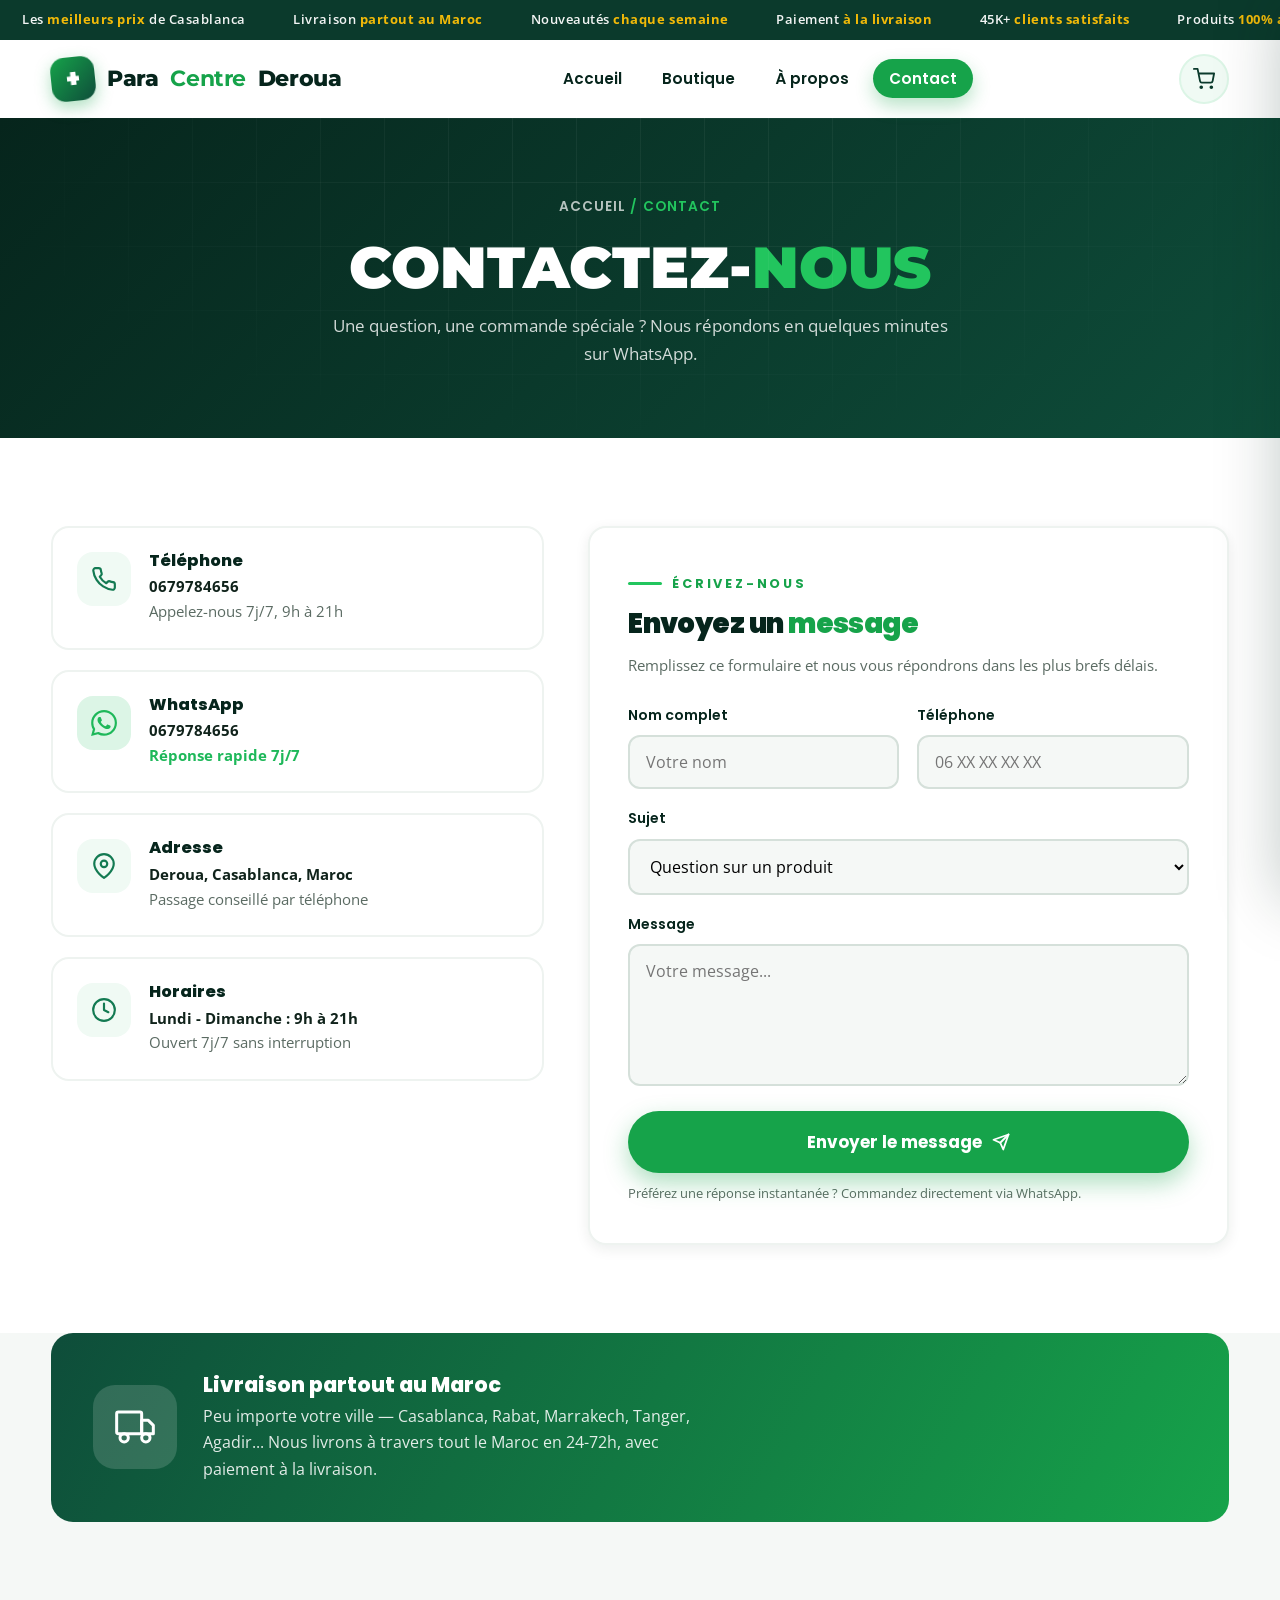
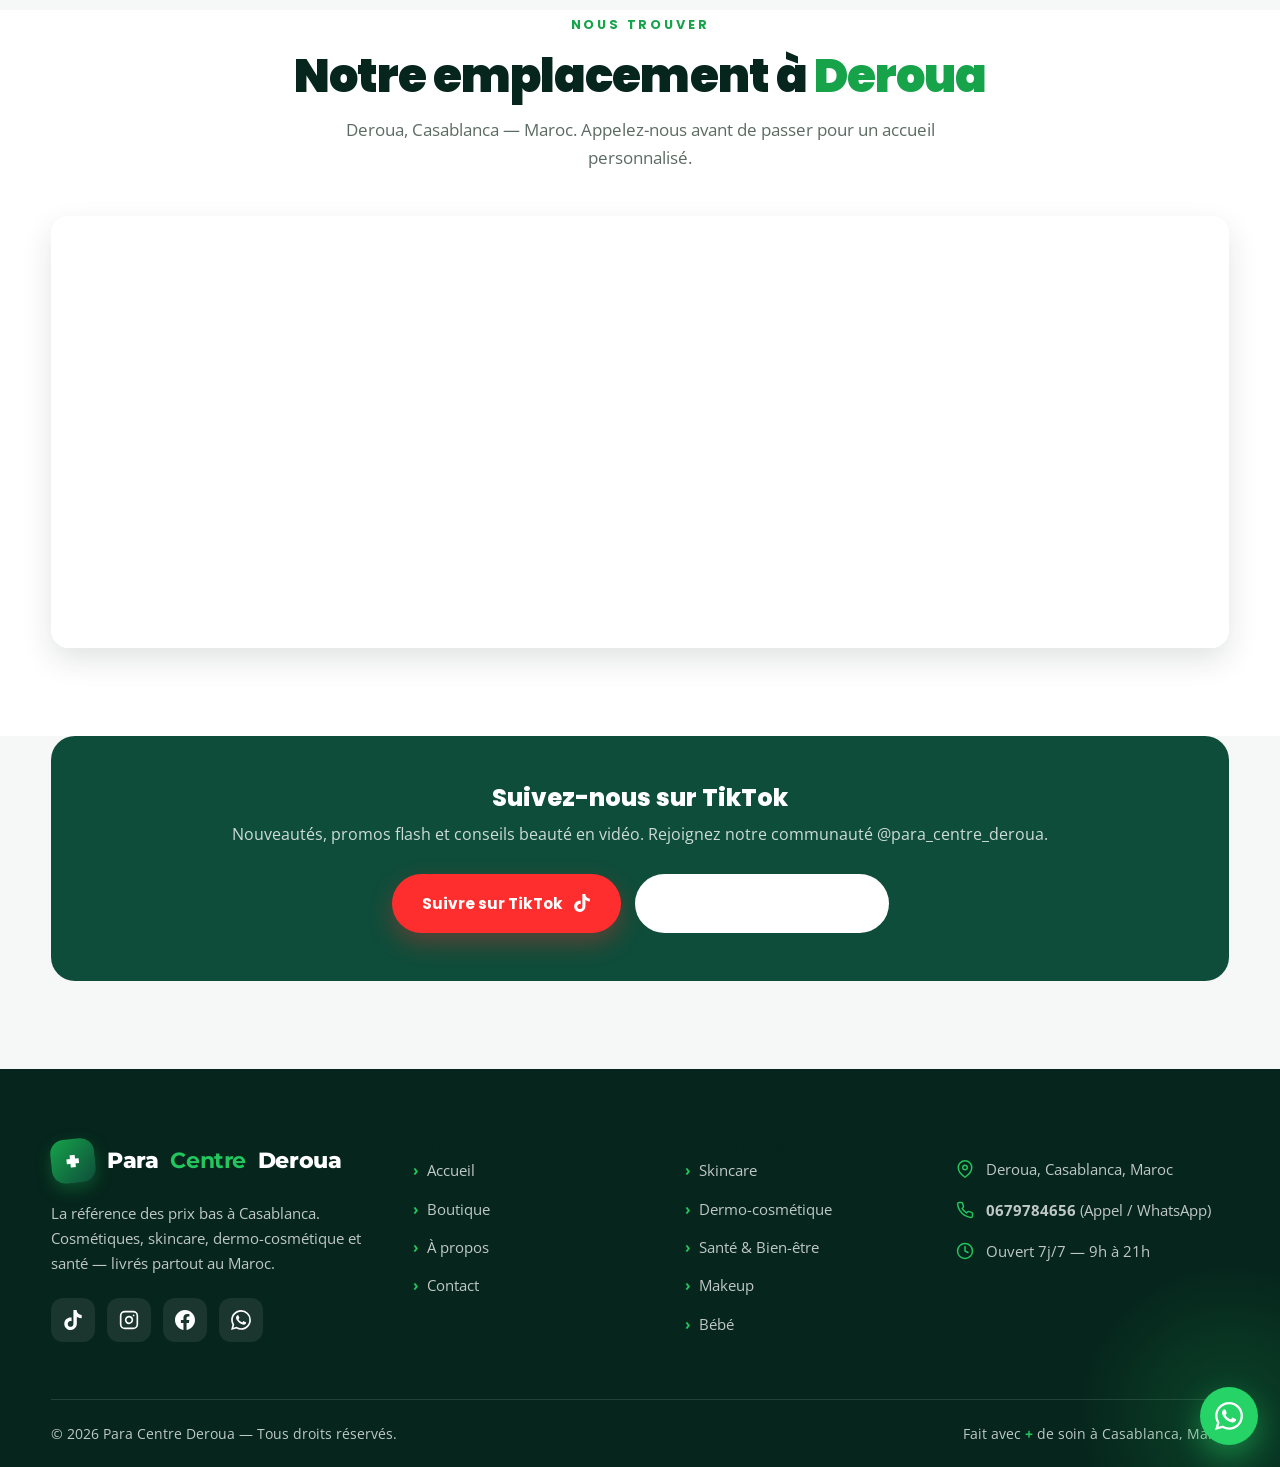
<file: contact.html>
<!DOCTYPE html>
<html lang="fr">
<head>
  <meta charset="UTF-8">
  <meta name="viewport" content="width=device-width, initial-scale=1.0">
  <title>Contact — Para Centre Deroua</title>
  <meta name="description" content="Contactez Para Centre Deroua : appel ou WhatsApp au 0679784656, Deroua, Casablanca. Livraison partout au Maroc.">
  <link rel="icon" href="data:image/svg+xml,%3Csvg xmlns='http://www.w3.org/2000/svg' viewBox='0 0 100 100'%3E%3Crect width='100' height='100' rx='22' fill='%2316a34a'/%3E%3Ctext x='50' y='70' font-size='60' font-family='Arial' font-weight='900' fill='white' text-anchor='middle'%3E%2B%3C/text%3E%3C/svg%3E">
  <link rel="preconnect" href="https://fonts.googleapis.com">
  <link rel="preconnect" href="https://fonts.gstatic.com" crossorigin>
  <link href="https://fonts.googleapis.com/css2?family=Montserrat:wght@700;800;900&family=Poppins:wght@500;600;700;800&family=Open+Sans:wght@400;500;600;700&display=swap" rel="stylesheet">
  <link rel="stylesheet" href="style.css">
</head>
<body>

  <div class="nav-overlay" id="navOverlay"></div>

  <header class="site-header" id="siteHeader">
    <div class="topbar" aria-hidden="true">
      <div class="topbar-inner">
        <span>Les <b>meilleurs prix</b> de Casablanca</span>
        <span>Livraison <b>partout au Maroc</b></span>
        <span>Nouveautés <b>chaque semaine</b></span>
        <span>Paiement <b>à la livraison</b></span>
        <span>45K+ <b>clients satisfaits</b></span>
        <span>Produits <b>100% authentiques</b></span>
        <span>Les <b>meilleurs prix</b> de Casablanca</span>
        <span>Livraison <b>partout au Maroc</b></span>
        <span>Nouveautés <b>chaque semaine</b></span>
      </div>
    </div>

    <nav class="navbar container" aria-label="Navigation principale">
      <a href="index.html" class="logo">
        <span class="logo-mark">+</span>
        Para <b>Centre</b> Deroua
      </a>

      <ul class="nav-links" id="navLinks">
        <li><a href="index.html">Accueil</a></li>
        <li><a href="shop.html">Boutique</a></li>
        <li><a href="about.html">À propos</a></li>
        <li><a href="contact.html">Contact</a></li>
      </ul>

      <div class="nav-actions">
        <button class="cart-btn" id="cartBtn" data-cart-open aria-label="Ouvrir le panier">
          <svg width="22" height="22" viewBox="0 0 24 24" fill="none" stroke="currentColor" stroke-width="2" stroke-linecap="round" stroke-linejoin="round"><circle cx="9" cy="21" r="1"/><circle cx="20" cy="21" r="1"/><path d="M1 1h4l2.68 13.39a2 2 0 0 0 2 1.61h9.72a2 2 0 0 0 2-1.61L23 6H6"/></svg>
          <span class="cart-badge" id="cartCount" style="display:none">0</span>
        </button>
        <button class="hamburger" id="hamburger" aria-label="Ouvrir le menu">
          <span></span><span></span><span></span>
        </button>
      </div>
    </nav>
  </header>

  <main>
    <!-- ================= Page hero ================= -->
    <section class="page-hero">
      <div class="container">
        <div class="breadcrumb"><a href="index.html">Accueil</a> / Contact</div>
        <h1>Contactez-<span class="accent">nous</span></h1>
        <p>Une question, une commande spéciale ? Nous répondons en quelques minutes sur WhatsApp.</p>
      </div>
    </section>

    <!-- ================= Contact section ================= -->
    <section class="section">
      <div class="container">
        <div class="contact-grid">
          <!-- Info cards -->
          <div class="contact-cards">
            <a href="tel:+212679784656" class="contact-card reveal" style="--i:0">
              <div class="c-icon">
                <svg width="26" height="26" viewBox="0 0 24 24" fill="none" stroke="currentColor" stroke-width="2" stroke-linecap="round" stroke-linejoin="round"><path d="M22 16.92v3a2 2 0 0 1-2.18 2 19.79 19.79 0 0 1-8.63-3.07 19.5 19.5 0 0 1-6-6 19.79 19.79 0 0 1-3.07-8.67A2 2 0 0 1 4.11 2h3a2 2 0 0 1 2 1.72c.127.96.361 1.903.7 2.81a2 2 0 0 1-.45 2.11L8.09 9.91a16 16 0 0 0 6 6l1.27-1.27a2 2 0 0 1 2.11-.45c.907.339 1.85.573 2.81.7A2 2 0 0 1 22 16.92z"/></svg>
              </div>
              <div>
                <h3>Téléphone</h3>
                <p><b>0679784656</b><br>Appelez-nous 7j/7, 9h à 21h</p>
              </div>
            </a>

            <a href="https://wa.me/212679784656" target="_blank" rel="noopener" class="contact-card reveal" style="--i:1">
              <div class="c-icon" style="background:var(--green-100);color:var(--wa-dark)">
                <svg width="26" height="26" viewBox="0 0 24 24" fill="currentColor"><path d="M17.472 14.382c-.297-.149-1.758-.867-2.03-.967-.273-.099-.471-.148-.67.15-.197.297-.767.966-.94 1.164-.173.199-.347.223-.644.075-.297-.15-1.255-.463-2.39-1.475-.883-.788-1.48-1.761-1.653-2.059-.173-.297-.018-.458.13-.606.134-.133.298-.347.446-.52.149-.174.198-.298.298-.497.099-.198.05-.371-.025-.52-.075-.149-.669-1.612-.916-2.207-.242-.579-.487-.5-.669-.51-.173-.008-.371-.01-.57-.01-.198 0-.52.074-.792.372-.272.297-1.04 1.016-1.04 2.479 0 1.462 1.065 2.875 1.213 3.074.149.198 2.096 3.2 5.077 4.487.709.306 1.262.489 1.694.625.712.227 1.36.195 1.871.118.571-.085 1.758-.719 2.006-1.413.248-.694.248-1.289.173-1.413-.074-.124-.272-.198-.57-.347m-5.421 7.403h-.004a9.87 9.87 0 0 1-5.031-1.378l-.361-.214-3.741.982.998-3.648-.235-.374a9.86 9.86 0 0 1-1.51-5.26c.001-5.45 4.436-9.884 9.888-9.884 2.64 0 5.122 1.03 6.988 2.898a9.825 9.825 0 0 1 2.893 6.994c-.003 5.45-4.437 9.884-9.885 9.884m8.413-18.297A11.815 11.815 0 0 0 12.05 0C5.495 0 .16 5.335.157 11.892c0 2.096.547 4.142 1.588 5.945L.057 24l6.305-1.654a11.882 11.882 0 0 0 5.683 1.448h.005c6.554 0 11.89-5.335 11.893-11.893a11.821 11.821 0 0 0-3.48-8.413Z"/></svg>
              </div>
              <div>
                <h3>WhatsApp</h3>
                <p class="c-wa"><b>0679784656</b><br>Réponse rapide 7j/7</p>
              </div>
            </a>

            <div class="contact-card reveal" style="--i:2">
              <div class="c-icon">
                <svg width="26" height="26" viewBox="0 0 24 24" fill="none" stroke="currentColor" stroke-width="2" stroke-linecap="round" stroke-linejoin="round"><path d="M21 10c0 7-9 13-9 13s-9-6-9-13a9 9 0 0 1 18 0z"/><circle cx="12" cy="10" r="3"/></svg>
              </div>
              <div>
                <h3>Adresse</h3>
                <p><b>Deroua, Casablanca, Maroc</b><br>Passage conseillé par téléphone</p>
              </div>
            </div>

            <div class="contact-card reveal" style="--i:3">
              <div class="c-icon">
                <svg width="26" height="26" viewBox="0 0 24 24" fill="none" stroke="currentColor" stroke-width="2" stroke-linecap="round" stroke-linejoin="round"><circle cx="12" cy="12" r="10"/><polyline points="12 6 12 12 16 14"/></svg>
              </div>
              <div>
                <h3>Horaires</h3>
                <p><b>Lundi - Dimanche : 9h à 21h</b><br>Ouvert 7j/7 sans interruption</p>
              </div>
            </div>
          </div>

          <!-- Form -->
          <form class="form-card reveal reveal--right" id="contactForm">
            <span class="kicker">Écrivez-nous</span>
            <h2 class="section-title" style="font-size:1.7rem">Envoyez un <span class="hl">message</span></h2>
            <p class="section-sub" style="font-size:0.95rem;margin-bottom:26px">Remplissez ce formulaire et nous vous répondrons dans les plus brefs délais.</p>

            <div class="form-row">
              <div class="form-group">
                <label for="cfName">Nom complet</label>
                <input type="text" id="cfName" placeholder="Votre nom" required>
              </div>
              <div class="form-group">
                <label for="cfPhone">Téléphone</label>
                <input type="tel" id="cfPhone" placeholder="06 XX XX XX XX" required>
              </div>
            </div>

            <div class="form-group">
              <label for="cfSubject">Sujet</label>
              <select id="cfSubject">
                <option>Question sur un produit</option>
                <option>Commande en gros / revendeur</option>
                <option>Suivi de commande / livraison</option>
                <option>Autre demande</option>
              </select>
            </div>

            <div class="form-group">
              <label for="cfMessage">Message</label>
              <textarea id="cfMessage" rows="5" placeholder="Votre message..." required></textarea>
            </div>

            <button type="submit" class="btn btn-primary btn-lg btn-block">Envoyer le message
              <svg class="arr" width="18" height="18" viewBox="0 0 24 24" fill="none" stroke="currentColor" stroke-width="2.4" stroke-linecap="round" stroke-linejoin="round"><line x1="22" y1="2" x2="11" y2="13"/><polygon points="22 2 15 22 11 13 2 9 22 2"/></svg>
            </button>
            <div class="form-success" id="formSuccess">Merci ! Votre message a bien été envoyé. Nous vous recontacterons rapidement.</div>
            <p class="form-note">Préférez une réponse instantanée ? Commandez directement via WhatsApp.</p>
          </form>
        </div>
      </div>
    </section>

    <!-- ================= Delivery banner ================= -->
    <section class="section section--cream" style="padding-top:0">
      <div class="container">
        <div class="delivery-banner reveal reveal--zoom">
          <div class="d-icon">
            <svg width="40" height="40" viewBox="0 0 24 24" fill="none" stroke="currentColor" stroke-width="1.8" stroke-linecap="round" stroke-linejoin="round"><rect x="1" y="3" width="15" height="13" rx="1"/><path d="M16 8h4l3 3v5h-7V8z"/><circle cx="5.5" cy="18.5" r="2.5"/><circle cx="18.5" cy="18.5" r="2.5"/></svg>
          </div>
          <div>
            <h3>Livraison partout au Maroc</h3>
            <p>Peu importe votre ville — Casablanca, Rabat, Marrakech, Tanger, Agadir... Nous livrons à travers tout le Maroc en 24-72h, avec paiement à la livraison.</p>
          </div>
        </div>
      </div>
    </section>

    <!-- ================= Map ================= -->
    <section class="section" style="padding-top:0">
      <div class="container">
        <div class="center">
          <span class="kicker">Nous trouver</span>
          <h2 class="section-title reveal">Notre emplacement à <span class="hl">Deroua</span></h2>
          <p class="section-sub reveal">Deroua, Casablanca — Maroc. Appelez-nous avant de passer pour un accueil personnalisé.</p>
        </div>
        <div class="map-wrap reveal reveal--zoom">
          <iframe
            src="https://www.google.com/maps?q=Deroua%2C%20Casablanca%2C%20Maroc&output=embed"
            loading="lazy"
            referrerpolicy="no-referrer-when-downgrade"
            title="Para Centre Deroua — Carte Google Maps"
            allowfullscreen></iframe>
        </div>
      </div>
    </section>

    <!-- ================= Socials ================= -->
    <section class="section section--cream" style="padding-top:0">
      <div class="container">
        <div class="newsletter reveal" style="background:var(--green-700)">
          <h2>Suivez-nous sur TikTok</h2>
          <p>Nouveautés, promos flash et conseils beauté en vidéo. Rejoignez notre communauté @para_centre_deroua.</p>
          <div style="display:flex;gap:14px;justify-content:center;flex-wrap:wrap">
            <a href="https://www.tiktok.com/@para_centre_deroua" target="_blank" rel="noopener" class="btn btn-accent">Suivre sur TikTok
              <svg width="18" height="18" viewBox="0 0 24 24" fill="currentColor"><path d="M12.525.02c1.31-.02 2.61-.01 3.91-.02.08 1.53.63 3.09 1.75 4.17 1.12 1.11 2.7 1.62 4.24 1.79v4.03c-1.44-.05-2.89-.35-4.2-.97-.57-.26-1.1-.59-1.62-.93-.01 2.92.01 5.84-.02 8.75-.08 1.4-.54 2.79-1.35 3.94-1.31 1.92-3.58 3.17-5.91 3.21-1.43.08-2.86-.31-4.08-1.03-2.02-1.19-3.44-3.37-3.65-5.71-.02-.5-.03-1-.01-1.49.18-1.9 1.12-3.72 2.58-4.96 1.66-1.44 3.98-2.13 6.15-1.72.02 1.48-.04 2.96-.04 4.44-.99-.32-2.15-.23-3.02.37-.63.41-1.11 1.04-1.36 1.75-.21.51-.15 1.07-.14 1.61.24 1.64 1.82 3.02 3.5 2.87 1.12-.01 2.19-.66 2.77-1.61.19-.33.4-.67.41-1.06.1-1.79.06-3.57.07-5.36.01-4.03-.01-8.05.02-12.07z"/></svg>
            </a>
            <a href="https://wa.me/212679784656" target="_blank" rel="noopener" class="btn btn-ghost" style="border-color:#fff;color:#fff">Discuter sur WhatsApp</a>
          </div>
        </div>
      </div>
    </section>
  </main>

  <footer class="site-footer">
    <div class="container">
      <div class="footer-grid">
        <div class="footer-brand">
          <a href="index.html" class="logo" style="color:#fff">
            <span class="logo-mark">+</span>
            Para <b style="color:var(--green-400)">Centre</b> Deroua
          </a>
          <p>La référence des prix bas à Casablanca. Cosmétiques, skincare, dermo-cosmétique et santé — livrés partout au Maroc.</p>
          <div class="socials">
            <a href="https://www.tiktok.com/@para_centre_deroua" target="_blank" rel="noopener" aria-label="TikTok">
              <svg width="20" height="20" viewBox="0 0 24 24" fill="currentColor"><path d="M12.525.02c1.31-.02 2.61-.01 3.91-.02.08 1.53.63 3.09 1.75 4.17 1.12 1.11 2.7 1.62 4.24 1.79v4.03c-1.44-.05-2.89-.35-4.2-.97-.57-.26-1.1-.59-1.62-.93-.01 2.92.01 5.84-.02 8.75-.08 1.4-.54 2.79-1.35 3.94-1.31 1.92-3.58 3.17-5.91 3.21-1.43.08-2.86-.31-4.08-1.03-2.02-1.19-3.44-3.37-3.65-5.71-.02-.5-.03-1-.01-1.49.18-1.9 1.12-3.72 2.58-4.96 1.66-1.44 3.98-2.13 6.15-1.72.02 1.48-.04 2.96-.04 4.44-.99-.32-2.15-.23-3.02.37-.63.41-1.11 1.04-1.36 1.75-.21.51-.15 1.07-.14 1.61.24 1.64 1.82 3.02 3.5 2.87 1.12-.01 2.19-.66 2.77-1.61.19-.33.4-.67.41-1.06.1-1.79.06-3.57.07-5.36.01-4.03-.01-8.05.02-12.07z"/></svg>
            </a>
            <a href="#" aria-label="Instagram">
              <svg width="20" height="20" viewBox="0 0 24 24" fill="none" stroke="currentColor" stroke-width="2" stroke-linecap="round" stroke-linejoin="round"><rect x="2" y="2" width="20" height="20" rx="5" ry="5"/><path d="M16 11.37A4 4 0 1 1 12.63 8 4 4 0 0 1 16 11.37z"/><line x1="17.5" y1="6.5" x2="17.51" y2="6.5"/></svg>
            </a>
            <a href="#" aria-label="Facebook">
              <svg width="20" height="20" viewBox="0 0 24 24" fill="currentColor"><path d="M24 12.073c0-6.627-5.373-12-12-12s-12 5.373-12 12c0 5.99 4.388 10.954 10.125 11.854v-8.385H7.078v-3.47h3.047V9.43c0-3.007 1.792-4.669 4.533-4.669 1.312 0 2.686.235 2.686.235v2.953H15.83c-1.491 0-1.956.925-1.956 1.874v2.25h3.328l-.532 3.47h-2.796v8.385C19.612 23.027 24 18.062 24 12.073z"/></svg>
            </a>
            <a href="https://wa.me/212679784656" target="_blank" rel="noopener" class="wa" aria-label="WhatsApp">
              <svg width="20" height="20" viewBox="0 0 24 24" fill="currentColor"><path d="M17.472 14.382c-.297-.149-1.758-.867-2.03-.967-.273-.099-.471-.148-.67.15-.197.297-.767.966-.94 1.164-.173.199-.347.223-.644.075-.297-.15-1.255-.463-2.39-1.475-.883-.788-1.48-1.761-1.653-2.059-.173-.297-.018-.458.13-.606.134-.133.298-.347.446-.52.149-.174.198-.298.298-.497.099-.198.05-.371-.025-.52-.075-.149-.669-1.612-.916-2.207-.242-.579-.487-.5-.669-.51-.173-.008-.371-.01-.57-.01-.198 0-.52.074-.792.372-.272.297-1.04 1.016-1.04 2.479 0 1.462 1.065 2.875 1.213 3.074.149.198 2.096 3.2 5.077 4.487.709.306 1.262.489 1.694.625.712.227 1.36.195 1.871.118.571-.085 1.758-.719 2.006-1.413.248-.694.248-1.289.173-1.413-.074-.124-.272-.198-.57-.347m-5.421 7.403h-.004a9.87 9.87 0 0 1-5.031-1.378l-.361-.214-3.741.982.998-3.648-.235-.374a9.86 9.86 0 0 1-1.51-5.26c.001-5.45 4.436-9.884 9.888-9.884 2.64 0 5.122 1.03 6.988 2.898a9.825 9.825 0 0 1 2.893 6.994c-.003 5.45-4.437 9.884-9.885 9.884m8.413-18.297A11.815 11.815 0 0 0 12.05 0C5.495 0 .16 5.335.157 11.892c0 2.096.547 4.142 1.588 5.945L.057 24l6.305-1.654a11.882 11.882 0 0 0 5.683 1.448h.005c6.554 0 11.89-5.335 11.893-11.893a11.821 11.821 0 0 0-3.48-8.413Z"/></svg>
            </a>
          </div>
        </div>

        <div>
          <h4>Navigation</h4>
          <ul class="footer-links">
            <li><a href="index.html">Accueil</a></li>
            <li><a href="shop.html">Boutique</a></li>
            <li><a href="about.html">À propos</a></li>
            <li><a href="contact.html">Contact</a></li>
          </ul>
        </div>

        <div>
          <h4>Catégories</h4>
          <ul class="footer-links">
            <li><a href="shop.html?cat=skincare">Skincare</a></li>
            <li><a href="shop.html?cat=dermo">Dermo-cosmétique</a></li>
            <li><a href="shop.html?cat=health">Santé &amp; Bien-être</a></li>
            <li><a href="shop.html?cat=makeup">Makeup</a></li>
            <li><a href="shop.html?cat=baby">Bébé</a></li>
          </ul>
        </div>

        <div>
          <h4>Contact</h4>
          <ul class="footer-contact">
            <li>
              <svg width="18" height="18" viewBox="0 0 24 24" fill="none" stroke="currentColor" stroke-width="2" stroke-linecap="round" stroke-linejoin="round"><path d="M21 10c0 7-9 13-9 13s-9-6-9-13a9 9 0 0 1 18 0z"/><circle cx="12" cy="10" r="3"/></svg>
              <span>Deroua, Casablanca, Maroc</span>
            </li>
            <li>
              <svg width="18" height="18" viewBox="0 0 24 24" fill="none" stroke="currentColor" stroke-width="2" stroke-linecap="round" stroke-linejoin="round"><path d="M22 16.92v3a2 2 0 0 1-2.18 2 19.79 19.79 0 0 1-8.63-3.07 19.5 19.5 0 0 1-6-6 19.79 19.79 0 0 1-3.07-8.67A2 2 0 0 1 4.11 2h3a2 2 0 0 1 2 1.72c.127.96.361 1.903.7 2.81a2 2 0 0 1-.45 2.11L8.09 9.91a16 16 0 0 0 6 6l1.27-1.27a2 2 0 0 1 2.11-.45c.907.339 1.85.573 2.81.7A2 2 0 0 1 22 16.92z"/></svg>
              <span><b>0679784656</b> (Appel / WhatsApp)</span>
            </li>
            <li>
              <svg width="18" height="18" viewBox="0 0 24 24" fill="none" stroke="currentColor" stroke-width="2" stroke-linecap="round" stroke-linejoin="round"><circle cx="12" cy="12" r="10"/><polyline points="12 6 12 12 16 14"/></svg>
              <span>Ouvert 7j/7 — 9h à 21h</span>
            </li>
          </ul>
        </div>
      </div>

      <div class="footer-bottom">
        <span>© <span id="year">2026</span> Para Centre Deroua — Tous droits réservés.</span>
        <span>Fait avec <b>+</b> de soin à Casablanca, Maroc</span>
      </div>
    </div>
  </footer>

  <a href="https://wa.me/212679784656?text=Bonjour%20Para%20Centre%20Deroua%2C%20j'aimerais%20avoir%20des%20informations." class="wa-fab" target="_blank" rel="noopener" aria-label="Discuter sur WhatsApp">
    <svg width="28" height="28" viewBox="0 0 24 24" fill="currentColor"><path d="M17.472 14.382c-.297-.149-1.758-.867-2.03-.967-.273-.099-.471-.148-.67.15-.197.297-.767.966-.94 1.164-.173.199-.347.223-.644.075-.297-.15-1.255-.463-2.39-1.475-.883-.788-1.48-1.761-1.653-2.059-.173-.297-.018-.458.13-.606.134-.133.298-.347.446-.52.149-.174.198-.298.298-.497.099-.198.05-.371-.025-.52-.075-.149-.669-1.612-.916-2.207-.242-.579-.487-.5-.669-.51-.173-.008-.371-.01-.57-.01-.198 0-.52.074-.792.372-.272.297-1.04 1.016-1.04 2.479 0 1.462 1.065 2.875 1.213 3.074.149.198 2.096 3.2 5.077 4.487.709.306 1.262.489 1.694.625.712.227 1.36.195 1.871.118.571-.085 1.758-.719 2.006-1.413.248-.694.248-1.289.173-1.413-.074-.124-.272-.198-.57-.347m-5.421 7.403h-.004a9.87 9.87 0 0 1-5.031-1.378l-.361-.214-3.741.982.998-3.648-.235-.374a9.86 9.86 0 0 1-1.51-5.26c.001-5.45 4.436-9.884 9.888-9.884 2.64 0 5.122 1.03 6.988 2.898a9.825 9.825 0 0 1 2.893 6.994c-.003 5.45-4.437 9.884-9.885 9.884m8.413-18.297A11.815 11.815 0 0 0 12.05 0C5.495 0 .16 5.335.157 11.892c0 2.096.547 4.142 1.588 5.945L.057 24l6.305-1.654a11.882 11.882 0 0 0 5.683 1.448h.005c6.554 0 11.89-5.335 11.893-11.893a11.821 11.821 0 0 0-3.48-8.413Z"/></svg>
  </a>

  <button class="to-top" id="toTop" aria-label="Retour en haut">
    <svg width="20" height="20" viewBox="0 0 24 24" fill="none" stroke="currentColor" stroke-width="2.4" stroke-linecap="round" stroke-linejoin="round"><polyline points="18 15 12 9 6 15"/></svg>
  </button>

  <div class="cart-overlay" id="cartOverlay" data-cart-close></div>
  <aside class="cart-drawer" id="cartDrawer" aria-label="Panier">
    <div class="cart-head">
      <h3>
        <svg width="20" height="20" viewBox="0 0 24 24" fill="none" stroke="currentColor" stroke-width="2" stroke-linecap="round" stroke-linejoin="round"><circle cx="9" cy="21" r="1"/><circle cx="20" cy="21" r="1"/><path d="M1 1h4l2.68 13.39a2 2 0 0 0 2 1.61h9.72a2 2 0 0 0 2-1.61L23 6H6"/></svg>
        Votre panier
      </h3>
      <button class="cart-close" data-cart-close aria-label="Fermer le panier">&times;</button>
    </div>

    <div class="cart-items" id="cartItems"></div>

    <div class="cart-empty" id="cartEmpty">
      <div class="ce-icon">
        <svg width="40" height="40" viewBox="0 0 24 24" fill="none" stroke="currentColor" stroke-width="1.8" stroke-linecap="round" stroke-linejoin="round"><circle cx="9" cy="21" r="1"/><circle cx="20" cy="21" r="1"/><path d="M1 1h4l2.68 13.39a2 2 0 0 0 2 1.61h9.72a2 2 0 0 0 2-1.61L23 6H6"/></svg>
      </div>
      <h4>Votre panier est vide</h4>
      <p>Découvrez nos meilleurs prix et ajoutez vos produits préférés.</p>
      <a href="shop.html" class="btn btn-primary btn-block" data-cart-close>Explorer la boutique</a>
    </div>

    <div class="cart-foot" id="cartFoot">
      <div class="cart-total-row">
        <span>Total à payer</span>
        <strong id="cartTotal">0 DH</strong>
      </div>
      <p class="cart-note">
        <svg width="16" height="16" viewBox="0 0 24 24" fill="none" stroke="currentColor" stroke-width="2" stroke-linecap="round" stroke-linejoin="round"><rect x="1" y="3" width="15" height="13" rx="1"/><path d="M16 8h4l3 3v5h-7V8z"/><circle cx="5.5" cy="18.5" r="2.5"/><circle cx="18.5" cy="18.5" r="2.5"/></svg>
        Livraison partout au Maroc — paiement à la livraison
      </p>
      <a href="#" class="wa-btn" id="waOrder">
        <svg width="22" height="22" viewBox="0 0 24 24" fill="currentColor"><path d="M17.472 14.382c-.297-.149-1.758-.867-2.03-.967-.273-.099-.471-.148-.67.15-.197.297-.767.966-.94 1.164-.173.199-.347.223-.644.075-.297-.15-1.255-.463-2.39-1.475-.883-.788-1.48-1.761-1.653-2.059-.173-.297-.018-.458.13-.606.134-.133.298-.347.446-.52.149-.174.198-.298.298-.497.099-.198.05-.371-.025-.52-.075-.149-.669-1.612-.916-2.207-.242-.579-.487-.5-.669-.51-.173-.008-.371-.01-.57-.01-.198 0-.52.074-.792.372-.272.297-1.04 1.016-1.04 2.479 0 1.462 1.065 2.875 1.213 3.074.149.198 2.096 3.2 5.077 4.487.709.306 1.262.489 1.694.625.712.227 1.36.195 1.871.118.571-.085 1.758-.719 2.006-1.413.248-.694.248-1.289.173-1.413-.074-.124-.272-.198-.57-.347m-5.421 7.403h-.004a9.87 9.87 0 0 1-5.031-1.378l-.361-.214-3.741.982.998-3.648-.235-.374a9.86 9.86 0 0 1-1.51-5.26c.001-5.45 4.436-9.884 9.888-9.884 2.64 0 5.122 1.03 6.988 2.898a9.825 9.825 0 0 1 2.893 6.994c-.003 5.45-4.437 9.884-9.885 9.884m8.413-18.297A11.815 11.815 0 0 0 12.05 0C5.495 0 .16 5.335.157 11.892c0 2.096.547 4.142 1.588 5.945L.057 24l6.305-1.654a11.882 11.882 0 0 0 5.683 1.448h.005c6.554 0 11.89-5.335 11.893-11.893a11.821 11.821 0 0 0-3.48-8.413Z"/></svg>
        Commander via WhatsApp
      </a>
      <a href="shop.html" class="btn btn-ghost btn-block" data-cart-close>Continuer mes achats</a>
    </div>
  </aside>

  <script src="products.js"></script>
  <script src="cart.js"></script>
  <script src="script.js"></script>
</body>
</html>
</file>
<file: style.css>
/* =========================================================
   STYLE.CSS — Para Centre Deroua
   Design: bold retail / best-price feel
   Palette: deep green + white + red/orange accents
   ========================================================= */

/* ---------- 1. Design tokens ---------- */
:root {
  /* Greens */
  --green-900: #06251c;
  --green-800: #0b3a2c;
  --green-700: #0e4d3a;
  --green-600: #137a52;
  --green-500: #16a34a;
  --green-400: #22c55e;
  --green-100: #dcf5e6;
  --green-050: #f0faf4;

  /* Neutrals */
  --white: #ffffff;
  --cream: #f5f8f6;
  --ink: #10231b;
  --grey-600: #5b6b63;
  --grey-300: #d5e0da;
  --grey-100: #eef3f0;

  /* Promo accents */
  --red: #ff2e2e;
  --red-dark: #d91e1e;
  --orange: #ff6b00;
  --amber: #ffc107;

  /* WhatsApp */
  --wa: #25d366;
  --wa-dark: #1eb85a;

  /* Typography */
  --font-display: "Montserrat", sans-serif;
  --font-head: "Poppins", sans-serif;
  --font-body: "Open Sans", sans-serif;

  /* Effects */
  --shadow-sm: 0 4px 14px rgba(6, 37, 28, 0.08);
  --shadow-md: 0 12px 30px rgba(6, 37, 28, 0.12);
  --shadow-lg: 0 24px 55px rgba(6, 37, 28, 0.18);
  --radius: 18px;
  --radius-sm: 12px;
  --transition: 0.35s cubic-bezier(0.22, 1, 0.36, 1);
}

/* ---------- 2. Reset & base ---------- */
*, *::before, *::after { margin: 0; padding: 0; box-sizing: border-box; }

html { scroll-behavior: smooth; }

body {
  font-family: var(--font-body);
  font-size: 16px;
  line-height: 1.65;
  color: var(--ink);
  background: var(--white);
  overflow-x: hidden;
  animation: pageFade 0.6s ease both;
}

@keyframes pageFade {
  from { opacity: 0; transform: translateY(8px); }
  to   { opacity: 1; transform: translateY(0); }
}

img { max-width: 100%; display: block; }
a { text-decoration: none; color: inherit; }
ul { list-style: none; }
button { font-family: inherit; cursor: pointer; border: none; background: none; }
input, select, textarea { font-family: inherit; font-size: 1rem; }

h1, h2, h3, h4 {
  font-family: var(--font-head);
  line-height: 1.15;
  color: var(--green-900);
  font-weight: 800;
}

::selection { background: var(--green-500); color: #fff; }

.container { width: min(1200px, 92%); margin-inline: auto; }

/* ---------- 3. Utilities ---------- */
.section { padding: 88px 0; }
.section--cream { background: var(--cream); }
.section--green { background: linear-gradient(135deg, var(--green-800), var(--green-600)); color: #fff; }

.kicker {
  display: inline-flex;
  align-items: center;
  gap: 10px;
  font-family: var(--font-head);
  font-size: 0.8rem;
  font-weight: 700;
  letter-spacing: 0.22em;
  text-transform: uppercase;
  color: var(--green-500);
  margin-bottom: 14px;
}
.kicker::before { content: ""; width: 34px; height: 3px; background: var(--green-400); border-radius: 3px; }
.kicker--light { color: var(--green-100); }
.kicker--light::before { background: #fff; }

.section-title {
  font-size: clamp(1.9rem, 4vw, 2.9rem);
  font-weight: 900;
  letter-spacing: -0.02em;
  margin-bottom: 14px;
}
.section-title .hl { color: var(--green-500); }
.section-sub { color: var(--grey-600); max-width: 620px; margin-bottom: 44px; font-size: 1.05rem; }
.section--green .section-sub { color: rgba(255, 255, 255, 0.85); }

.center { text-align: center; }
.center .kicker::before { display: none; }
.center .section-sub { margin-inline: auto; }

/* Buttons */
.btn {
  display: inline-flex;
  align-items: center;
  justify-content: center;
  gap: 10px;
  font-family: var(--font-head);
  font-weight: 700;
  font-size: 0.95rem;
  padding: 15px 30px;
  border-radius: 60px;
  transition: transform 0.25s ease, box-shadow 0.25s ease, background 0.25s ease;
  position: relative;
  overflow: hidden;
  white-space: nowrap;
}
.btn svg { flex-shrink: 0; }
.btn:active { transform: scale(0.96); }

.btn-primary {
  background: var(--green-500);
  color: #fff;
  box-shadow: 0 10px 24px rgba(22, 163, 74, 0.35);
}
.btn-primary:hover { background: var(--green-600); transform: translateY(-3px); box-shadow: 0 16px 32px rgba(22, 163, 74, 0.42); }

.btn-accent {
  background: var(--red);
  color: #fff;
  box-shadow: 0 10px 24px rgba(255, 46, 46, 0.32);
}
.btn-accent:hover { background: var(--red-dark); transform: translateY(-3px); }

.btn-outline {
  border: 2px solid rgba(255, 255, 255, 0.7);
  color: #fff;
  background: transparent;
}
.btn-outline:hover { background: #fff; color: var(--green-800); transform: translateY(-3px); }

.btn-ghost {
  border: 2px solid var(--grey-300);
  color: var(--green-800);
  background: var(--white);
}
.btn-ghost:hover { border-color: var(--green-500); color: var(--green-500); transform: translateY(-3px); }

.btn-block { width: 100%; }
.btn-lg { padding: 18px 40px; font-size: 1.05rem; }

/* Arrow slide effect on primary buttons */
.btn-primary .arr { transition: transform 0.3s ease; }
.btn-primary:hover .arr { transform: translateX(5px); }

/* ---------- 4. Header / Navbar ---------- */
.site-header {
  position: sticky;
  top: 0;
  z-index: 1000;
  background: rgba(255, 255, 255, 0.96);
  backdrop-filter: blur(10px);
  transition: box-shadow 0.3s ease;
}
.site-header.scrolled { box-shadow: 0 8px 30px rgba(6, 37, 28, 0.12); }

.topbar {
  background: var(--green-800);
  color: #fff;
  font-size: 0.82rem;
  font-weight: 600;
  letter-spacing: 0.04em;
  padding: 9px 0;
  text-align: center;
  overflow: hidden;
  white-space: nowrap;
}
.topbar .topbar-inner {
  display: inline-block;
  animation: topbarScroll 26s linear infinite;
}
.topbar span { margin: 0 22px; opacity: 0.95; }
.topbar b { color: var(--amber); }

@keyframes topbarScroll {
  from { transform: translateX(100%); }
  to   { transform: translateX(-100%); }
}

.navbar {
  display: flex;
  align-items: center;
  justify-content: space-between;
  gap: 20px;
  padding: 14px 0;
}

.logo {
  display: flex;
  align-items: center;
  gap: 12px;
  font-family: var(--font-display);
  font-weight: 800;
  font-size: 1.35rem;
  color: var(--green-900);
  letter-spacing: -0.02em;
}
.logo b { color: var(--green-500); }
.logo-mark {
  width: 44px; height: 44px;
  display: grid; place-items: center;
  background: linear-gradient(135deg, var(--green-500), var(--green-700));
  color: #fff;
  font-family: var(--font-head);
  font-weight: 900;
  font-size: 1.5rem;
  border-radius: 14px;
  box-shadow: 0 6px 16px rgba(22, 163, 74, 0.35);
  transform: rotate(-6deg);
  transition: transform 0.3s ease;
}
.logo:hover .logo-mark { transform: rotate(0deg) scale(1.06); }

.nav-links { display: flex; align-items: center; gap: 8px; }
.nav-links a {
  position: relative;
  font-family: var(--font-head);
  font-weight: 600;
  font-size: 0.95rem;
  color: var(--green-900);
  padding: 9px 16px;
  border-radius: 40px;
  transition: color 0.25s ease, background 0.25s ease;
}
.nav-links a:hover { color: var(--green-500); }
.nav-links a.active { color: #fff; background: var(--green-500); box-shadow: 0 8px 18px rgba(22,163,74,0.3); }

.nav-actions { display: flex; align-items: center; gap: 12px; }

.cart-btn {
  position: relative;
  width: 50px; height: 50px;
  display: grid; place-items: center;
  background: var(--green-050);
  border: 2px solid var(--green-100);
  color: var(--green-800);
  border-radius: 50%;
  transition: background 0.25s ease, transform 0.25s ease;
}
.cart-btn:hover { background: var(--green-100); transform: translateY(-2px); }
.cart-btn.bounce { animation: cartBounce 0.55s ease; }

@keyframes cartBounce {
  0%   { transform: scale(1); }
  30%  { transform: scale(1.25) rotate(-8deg); }
  55%  { transform: scale(0.92); }
  75%  { transform: scale(1.08); }
  100% { transform: scale(1); }
}

.cart-badge {
  position: absolute;
  top: -6px; right: -6px;
  min-width: 22px; height: 22px;
  display: grid; place-items: center;
  background: var(--red);
  color: #fff;
  font-size: 0.72rem;
  font-weight: 800;
  border-radius: 20px;
  padding: 0 6px;
  border: 2px solid #fff;
  transition: transform 0.2s ease;
}
.cart-badge.pop { animation: badgePop 0.5s ease; }
@keyframes badgePop {
  0% { transform: scale(1); }
  40% { transform: scale(1.5); }
  100% { transform: scale(1); }
}

.hamburger {
  width: 46px; height: 46px;
  display: none;
  flex-direction: column;
  justify-content: center;
  align-items: center;
  gap: 5px;
  background: var(--green-050);
  border-radius: 12px;
}
.hamburger span {
  width: 22px; height: 2.5px;
  background: var(--green-800);
  border-radius: 3px;
  transition: transform 0.3s ease, opacity 0.3s ease;
}
.hamburger.open span:nth-child(1) { transform: translateY(7.5px) rotate(45deg); }
.hamburger.open span:nth-child(2) { opacity: 0; }
.hamburger.open span:nth-child(3) { transform: translateY(-7.5px) rotate(-45deg); }

/* ---------- 5. Hero ---------- */
.hero {
  position: relative;
  min-height: 92vh;
  display: flex;
  align-items: center;
  overflow: hidden;
  background:
    radial-gradient(900px 500px at 85% 10%, rgba(22, 163, 74, 0.25), transparent 60%),
    radial-gradient(700px 500px at 5% 90%, rgba(255, 107, 0, 0.14), transparent 60%),
    linear-gradient(135deg, var(--green-900) 0%, var(--green-700) 55%, var(--green-600) 100%);
  color: #fff;
  padding: 60px 0;
}
.hero::before {
  content: "";
  position: absolute; inset: 0;
  background-image:
    linear-gradient(rgba(255,255,255,0.05) 1px, transparent 1px),
    linear-gradient(90deg, rgba(255,255,255,0.05) 1px, transparent 1px);
  background-size: 70px 70px;
  mask-image: radial-gradient(ellipse at 70% 40%, black 30%, transparent 75%);
  pointer-events: none;
}

/* floating blobs */
.blob {
  position: absolute;
  border-radius: 50%;
  filter: blur(2px);
  pointer-events: none;
}
.blob-1 { width: 220px; height: 220px; top: -60px; left: -60px; background: rgba(34, 197, 94, 0.35); animation: float 9s ease-in-out infinite; }
.blob-2 { width: 140px; height: 140px; bottom: 12%; left: 38%; background: rgba(255, 107, 0, 0.3); animation: float 7s ease-in-out infinite reverse; }
.blob-3 { width: 90px; height: 90px; top: 18%; right: 8%; background: rgba(255, 193, 7, 0.35); animation: float 8s ease-in-out infinite; }
@keyframes float {
  0%, 100% { transform: translateY(0) rotate(0deg); }
  50% { transform: translateY(-26px) rotate(10deg); }
}

.hero-grid {
  position: relative;
  z-index: 2;
  display: grid;
  grid-template-columns: 1.1fr 0.9fr;
  align-items: center;
  gap: 50px;
}

.hero-badge {
  display: inline-flex;
  align-items: center;
  gap: 8px;
  background: rgba(255, 255, 255, 0.12);
  border: 1px solid rgba(255, 255, 255, 0.22);
  padding: 8px 18px;
  border-radius: 40px;
  font-family: var(--font-head);
  font-weight: 600;
  font-size: 0.82rem;
  letter-spacing: 0.06em;
  margin-bottom: 26px;
  backdrop-filter: blur(4px);
}
.hero-badge .dot {
  width: 8px; height: 8px; border-radius: 50%;
  background: var(--amber);
  animation: pulse 1.6s ease infinite;
}
@keyframes pulse {
  0%, 100% { box-shadow: 0 0 0 0 rgba(255, 193, 7, 0.6); }
  50% { box-shadow: 0 0 0 7px rgba(255, 193, 7, 0); }
}

.hero h1 {
  font-family: var(--font-display);
  font-weight: 900;
  font-size: clamp(2.7rem, 6vw, 4.6rem);
  letter-spacing: -0.02em;
  line-height: 1.04;
  text-transform: uppercase;
  margin-bottom: 22px;
}
.hero h1 .accent {
  color: var(--green-400);
  position: relative;
  display: inline-block;
}
.hero h1 .accent::after {
  content: "";
  position: absolute;
  left: 0; bottom: 6px;
  width: 100%; height: 10px;
  background: rgba(255, 107, 0, 0.55);
  border-radius: 6px;
  z-index: -1;
  transform: rotate(-1.5deg);
}

.hero-tagline {
  font-size: clamp(1.05rem, 2.2vw, 1.4rem);
  font-weight: 600;
  color: rgba(255, 255, 255, 0.92);
  margin-bottom: 12px;
}
.hero-sub {
  color: rgba(255, 255, 255, 0.75);
  max-width: 520px;
  margin-bottom: 34px;
}

.hero-ctas { display: flex; flex-wrap: wrap; gap: 16px; margin-bottom: 44px; }

.hero-stats {
  display: flex;
  flex-wrap: wrap;
  gap: 34px;
}
.hero-stats .hs-item { display: flex; flex-direction: column; }
.hero-stats .hs-num {
  font-family: var(--font-display);
  font-weight: 900;
  font-size: 1.9rem;
  color: var(--amber);
  line-height: 1;
}
.hero-stats .hs-label { font-size: 0.85rem; color: rgba(255, 255, 255, 0.72); margin-top: 6px; }

/* Hero visual — tilted product cards */
.hero-visual { position: relative; height: 520px; }
.hero-card {
  position: absolute;
  background: #fff;
  border-radius: var(--radius);
  box-shadow: var(--shadow-lg);
  overflow: hidden;
  animation: floatCard 6s ease-in-out infinite;
}
.hero-card img { width: 100%; height: 100%; object-fit: cover; }
.hero-card .hc-label {
  position: absolute;
  left: 14px; bottom: 14px;
  background: rgba(6, 37, 28, 0.82);
  color: #fff;
  font-family: var(--font-head);
  font-weight: 700;
  font-size: 0.78rem;
  padding: 8px 14px;
  border-radius: 30px;
  backdrop-filter: blur(4px);
}
.hc-main {
  top: 6%; left: 6%;
  width: 62%; height: 76%;
  transform: rotate(-4deg);
  border: 5px solid #fff;
}
.hc-side {
  top: 20%; right: 0%;
  width: 34%; height: 44%;
  transform: rotate(6deg);
  animation-delay: -2s;
  border: 4px solid #fff;
}
.hc-side2 {
  bottom: 2%; left: 34%;
  width: 30%; height: 30%;
  transform: rotate(-2deg);
  animation-delay: -4s;
  border: 4px solid #fff;
}
@keyframes floatCard {
  0%, 100% { transform: translateY(0) rotate(var(--rot, -4deg)); }
  50% { transform: translateY(-16px) rotate(var(--rot, -4deg)); }
}

.hero-burst {
  position: absolute;
  bottom: 16%; right: 30%;
  z-index: 3;
}
.burst {
  width: 108px; height: 108px;
  display: grid; place-items: center;
  background: var(--red);
  color: #fff;
  font-family: var(--font-display);
  font-weight: 900;
  font-size: 0.78rem;
  text-align: center;
  line-height: 1.25;
  clip-path: polygon(50% 0%, 61% 12%, 79% 5%, 81% 23%, 100% 28%, 91% 45%, 100% 60%, 83% 72%, 80% 90%, 62% 86%, 50% 100%, 39% 86%, 21% 90%, 18% 72%, 0% 60%, 9% 45%, 0% 28%, 19% 23%, 21% 5%, 39% 12%);
  transform: rotate(-12deg);
  animation: spinPulse 3.2s ease-in-out infinite;
  box-shadow: 0 18px 30px rgba(0,0,0,0.35);
}
.burst small { display: block; font-size: 0.6rem; font-weight: 700; opacity: 0.9; }
@keyframes spinPulse {
  0%, 100% { transform: rotate(-12deg) scale(1); }
  50% { transform: rotate(-6deg) scale(1.08); }
}

.hero-price-chip {
  position: absolute;
  top: 4%; right: 4%;
  background: var(--orange);
  color: #fff;
  font-family: var(--font-head);
  font-weight: 800;
  font-size: 0.85rem;
  padding: 10px 18px;
  border-radius: 30px;
  transform: rotate(6deg);
  box-shadow: var(--shadow-md);
  animation: float 6s ease-in-out infinite reverse;
  z-index: 3;
}

/* ---------- 6. Ticker ---------- */
.ticker {
  background: var(--green-500);
  color: #fff;
  overflow: hidden;
  padding: 15px 0;
  border-top: 3px solid var(--green-400);
  border-bottom: 3px solid var(--green-400);
}
.ticker-track {
  display: flex;
  width: max-content;
  animation: tickerScroll 30s linear infinite;
}
.ticker:hover .ticker-track { animation-play-state: paused; }
.ticker-item {
  display: flex;
  align-items: center;
  gap: 14px;
  font-family: var(--font-head);
  font-weight: 800;
  font-size: 0.98rem;
  text-transform: uppercase;
  letter-spacing: 0.06em;
  padding: 0 30px;
  white-space: nowrap;
}
.ticker-item svg { flex-shrink: 0; color: var(--amber); }
.ticker-item::after { content: "✦"; margin-left: 14px; color: rgba(255,255,255,0.7); }
@keyframes tickerScroll {
  from { transform: translateX(0); }
  to { transform: translateX(-50%); }
}

/* ---------- 7. Categories ---------- */
.cat-grid {
  display: grid;
  grid-template-columns: repeat(5, 1fr);
  gap: 22px;
}
.cat-card {
  position: relative;
  display: flex;
  flex-direction: column;
  align-items: center;
  text-align: center;
  background: var(--white);
  border: 2px solid var(--grey-100);
  border-radius: var(--radius);
  padding: 34px 18px 26px;
  overflow: hidden;
  transition: transform 0.35s var(--transition), box-shadow 0.35s ease, border-color 0.35s ease;
  color: var(--green-900);
}
.cat-card::before {
  content: "";
  position: absolute;
  top: -40%; left: -20%;
  width: 140%; height: 140%;
  background: radial-gradient(circle at 50% 40%, rgba(34, 197, 94, 0.14), transparent 60%);
  opacity: 0;
  transition: opacity 0.4s ease;
}
.cat-card:hover {
  transform: translateY(-10px) rotate(-1deg);
  box-shadow: var(--shadow-lg);
  border-color: var(--green-400);
}
.cat-card:hover::before { opacity: 1; }
.cat-icon {
  width: 78px; height: 78px;
  display: grid; place-items: center;
  background: linear-gradient(135deg, var(--green-050), var(--green-100));
  color: var(--green-600);
  border-radius: 26px;
  margin-bottom: 18px;
  transform: rotate(-6deg);
  transition: transform 0.35s var(--transition), background 0.35s ease, color 0.35s ease;
}
.cat-card:hover .cat-icon {
  transform: rotate(0deg) scale(1.08);
  background: linear-gradient(135deg, var(--green-500), var(--green-700));
  color: #fff;
}
.cat-card h3 { font-size: 1.05rem; margin-bottom: 6px; }
.cat-card p { font-size: 0.85rem; color: var(--grey-600); margin-bottom: 14px; }
.cat-link {
  font-family: var(--font-head);
  font-weight: 700;
  font-size: 0.85rem;
  color: var(--green-500);
  display: inline-flex;
  align-items: center;
  gap: 6px;
}
.cat-link .arr { transition: transform 0.3s ease; }
.cat-card:hover .cat-link .arr { transform: translateX(5px); }

/* ---------- 8. Product cards ---------- */
.product-grid {
  display: grid;
  grid-template-columns: repeat(auto-fill, minmax(265px, 1fr));
  gap: 26px;
}

.product-card {
  background: var(--white);
  border: 2px solid var(--grey-100);
  border-radius: var(--radius);
  overflow: hidden;
  display: flex;
  flex-direction: column;
  transition: transform 0.35s var(--transition), box-shadow 0.35s ease, border-color 0.35s ease;
  position: relative;
}
.product-card:hover {
  transform: translateY(-8px);
  box-shadow: var(--shadow-lg);
  border-color: var(--green-300, #cfe8db);
}

.product-media {
  position: relative;
  aspect-ratio: 1 / 0.92;
  overflow: hidden;
  background: var(--cream);
}
.product-media img {
  width: 100%; height: 100%;
  object-fit: cover;
  transition: transform 0.6s var(--transition);
}
.product-card:hover .product-media img { transform: scale(1.09) rotate(1deg); }

/* badges */
.badge {
  position: absolute;
  top: 12px; left: 12px;
  z-index: 2;
  font-family: var(--font-display);
  font-weight: 900;
  letter-spacing: 0.05em;
  color: #fff;
  text-transform: uppercase;
}
.badge--best {
  width: 92px; height: 92px;
  display: grid; place-items: center;
  background: var(--red);
  font-size: 0.68rem;
  text-align: center;
  line-height: 1.2;
  clip-path: polygon(50% 0%, 61% 12%, 79% 5%, 81% 23%, 100% 28%, 91% 45%, 100% 60%, 83% 72%, 80% 90%, 62% 86%, 50% 100%, 39% 86%, 21% 90%, 18% 72%, 0% 60%, 9% 45%, 0% 28%, 19% 23%, 21% 5%, 39% 12%);
  transform: rotate(-10deg);
  box-shadow: 0 10px 20px rgba(255, 46, 46, 0.35);
  animation: badgeFloat 3.4s ease-in-out infinite;
}
@keyframes badgeFloat {
  0%, 100% { transform: rotate(-10deg) scale(1); }
  50% { transform: rotate(-6deg) scale(1.07); }
}
.badge--promo {
  background: var(--orange);
  padding: 8px 16px;
  border-radius: 8px 8px 8px 0;
  font-size: 0.72rem;
  clip-path: polygon(0 0, 100% 0, 100% 72%, 88% 100%, 0 72%);
  transform: rotate(-2deg);
}
.badge--new {
  background: var(--green-500);
  padding: 7px 14px;
  border-radius: 30px;
  font-size: 0.7rem;
}

.discount-tag {
  position: absolute;
  top: 12px; right: 12px;
  z-index: 2;
  background: var(--red);
  color: #fff;
  font-family: var(--font-head);
  font-weight: 800;
  font-size: 0.8rem;
  padding: 6px 10px;
  border-radius: 8px;
  transform: rotate(4deg);
  box-shadow: 0 6px 14px rgba(255, 46, 46, 0.3);
}

/* add button overlay (reveals on hover) */
.add-btn {
  position: absolute;
  left: 0; right: 0; bottom: 0;
  z-index: 2;
  display: flex;
  align-items: center;
  justify-content: center;
  gap: 9px;
  background: linear-gradient(135deg, var(--green-500), var(--green-700));
  color: #fff;
  font-family: var(--font-head);
  font-weight: 700;
  font-size: 0.92rem;
  padding: 14px;
  transform: translateY(100%);
  transition: transform 0.35s var(--transition);
}
.add-btn:hover { background: var(--green-400); }
.product-card:hover .add-btn { transform: translateY(0); }

.product-body { padding: 18px 18px 20px; display: flex; flex-direction: column; flex: 1; }
.product-cat {
  font-size: 0.72rem;
  font-weight: 700;
  letter-spacing: 0.14em;
  text-transform: uppercase;
  color: var(--green-500);
  margin-bottom: 6px;
}
.product-name { font-size: 1rem; font-weight: 700; line-height: 1.35; margin-bottom: 8px; color: var(--ink); }
.product-rating { display: flex; align-items: center; gap: 6px; margin-bottom: 12px; }
.product-rating .stars { color: var(--amber); display: inline-flex; gap: 1px; }
.rating-num { font-size: 0.8rem; font-weight: 700; color: var(--grey-600); }

.product-foot { display: flex; align-items: center; justify-content: space-between; gap: 12px; margin-top: auto; }
.product-price { display: flex; flex-direction: column; }
.product-price b {
  font-family: var(--font-display);
  font-weight: 900;
  font-size: 1.35rem;
  color: var(--green-800);
  line-height: 1;
}
.product-price b small { font-size: 0.75rem; font-weight: 700; }
.product-price s { font-size: 0.85rem; color: var(--grey-600); }

.add-btn-sm {
  width: 44px; height: 44px;
  display: grid; place-items: center;
  background: var(--green-500);
  color: #fff;
  border-radius: 50%;
  box-shadow: 0 8px 18px rgba(22, 163, 74, 0.35);
  transition: transform 0.25s ease, background 0.25s ease;
}
.add-btn-sm:hover { transform: scale(1.12) rotate(90deg); background: var(--green-600); }
.add-btn-sm:active { transform: scale(0.92); }

/* ---------- 9. Why choose us ---------- */
.why-grid { display: grid; grid-template-columns: repeat(4, 1fr); gap: 24px; }
.why-card {
  background: var(--white);
  border-radius: var(--radius);
  padding: 36px 26px;
  border-top: 5px solid var(--green-500);
  box-shadow: var(--shadow-sm);
  transition: transform 0.35s var(--transition), box-shadow 0.35s ease;
}
.why-card:nth-child(2) { border-top-color: var(--orange); }
.why-card:nth-child(3) { border-top-color: var(--green-400); }
.why-card:nth-child(4) { border-top-color: var(--red); }
.why-card:hover { transform: translateY(-8px); box-shadow: var(--shadow-lg); }
.why-icon {
  width: 64px; height: 64px;
  display: grid; place-items: center;
  background: var(--green-050);
  color: var(--green-600);
  border-radius: 18px;
  margin-bottom: 18px;
  transition: transform 0.35s var(--transition), background 0.35s ease, color 0.35s ease;
}
.why-card:hover .why-icon { transform: rotate(-8deg) scale(1.1); background: var(--green-500); color: #fff; }
.why-card h3 { font-size: 1.12rem; margin-bottom: 10px; }
.why-card p { font-size: 0.92rem; color: var(--grey-600); }

/* ---------- 10. Highlights (Instagram) ---------- */
.hl-strip { display: flex; gap: 26px; flex-wrap: wrap; justify-content: center; }
.hl-item { display: flex; flex-direction: column; align-items: center; gap: 12px; }
.hl-ring {
  width: 96px; height: 96px;
  border-radius: 50%;
  padding: 4px;
  background: conic-gradient(from 0deg, var(--red), var(--orange), var(--green-400), var(--green-500), var(--amber), var(--red));
  transition: transform 0.35s var(--transition);
}
.hl-item:hover .hl-ring { transform: scale(1.1) rotate(8deg); }
.hl-inner {
  width: 100%; height: 100%;
  border-radius: 50%;
  overflow: hidden;
  background: var(--cream);
  border: 3px solid #fff;
  display: grid; place-items: center;
  color: var(--green-600);
}
.hl-inner img { width: 100%; height: 100%; object-fit: cover; }
.hl-label {
  font-family: var(--font-head);
  font-weight: 700;
  font-size: 0.85rem;
  color: var(--green-900);
}

/* ---------- 11. Promo banner ---------- */
.promo-banner {
  position: relative;
  border-radius: 24px;
  overflow: hidden;
  padding: 56px 48px;
  background: linear-gradient(120deg, var(--red), var(--orange));
  color: #fff;
  display: flex;
  align-items: center;
  justify-content: space-between;
  gap: 30px;
  flex-wrap: wrap;
}
.promo-banner::after {
  content: "";
  position: absolute;
  width: 320px; height: 320px;
  border: 3px dashed rgba(255,255,255,0.35);
  border-radius: 50%;
  right: -80px; top: -80px;
  animation: rotate 22s linear infinite;
}
@keyframes rotate { to { transform: rotate(360deg); } }
.promo-banner h2 { color: #fff; font-family: var(--font-display); font-weight: 900; text-transform: uppercase; font-size: clamp(1.6rem, 3.5vw, 2.6rem); margin-bottom: 10px; }
.promo-banner p { color: rgba(255,255,255,0.92); max-width: 560px; margin-bottom: 6px; }
.promo-banner .pb-discount {
  font-family: var(--font-display);
  font-weight: 900;
  font-size: clamp(3rem, 8vw, 5.5rem);
  line-height: 1;
  color: #fff;
  text-shadow: 0 6px 20px rgba(0,0,0,0.2);
}

/* ---------- 12. Newsletter ---------- */
.newsletter {
  background: var(--green-800);
  border-radius: 24px;
  padding: 48px;
  color: #fff;
  text-align: center;
}
.newsletter h2 { color: #fff; margin-bottom: 10px; }
.newsletter p { color: rgba(255,255,255,0.8); margin-bottom: 26px; }
.newsletter-form {
  display: flex;
  gap: 12px;
  max-width: 520px;
  margin-inline: auto;
}
.newsletter-form input {
  flex: 1;
  padding: 15px 22px;
  border-radius: 60px;
  border: 2px solid rgba(255,255,255,0.25);
  background: rgba(255,255,255,0.12);
  color: #fff;
  outline: none;
}
.newsletter-form input::placeholder { color: rgba(255,255,255,0.6); }
.newsletter-form input:focus { border-color: var(--green-400); }

/* ---------- 13. Footer ---------- */
.site-footer {
  background: var(--green-900);
  color: rgba(255,255,255,0.75);
  padding: 70px 0 0;
  position: relative;
  overflow: hidden;
}
.site-footer::before {
  content: "";
  position: absolute;
  bottom: -120px; right: -120px;
  width: 340px; height: 340px;
  border-radius: 50%;
  background: radial-gradient(circle, rgba(34,197,94,0.18), transparent 65%);
}
.footer-grid {
  display: grid;
  grid-template-columns: 1.4fr 1fr 1fr 1.2fr;
  gap: 44px;
  padding-bottom: 50px;
}
.footer-brand p { margin: 18px 0 22px; font-size: 0.95rem; max-width: 320px; }
.footer h4 {
  color: #fff;
  font-size: 1.02rem;
  margin-bottom: 20px;
  text-transform: uppercase;
  letter-spacing: 0.06em;
}
.footer-links li { margin-bottom: 12px; }
.footer-links a {
  display: inline-flex;
  align-items: center;
  gap: 8px;
  font-size: 0.95rem;
  transition: color 0.25s ease, transform 0.25s ease;
}
.footer-links a::before { content: "›"; color: var(--green-400); font-weight: 700; transition: transform 0.25s ease; }
.footer-links a:hover { color: var(--green-400); transform: translateX(4px); }
.footer-contact li { display: flex; gap: 12px; margin-bottom: 16px; font-size: 0.95rem; align-items: flex-start; }
.footer-contact svg { color: var(--green-400); flex-shrink: 0; margin-top: 3px; }

.socials { display: flex; gap: 12px; }
.socials a {
  width: 44px; height: 44px;
  display: grid; place-items: center;
  background: rgba(255,255,255,0.08);
  color: #fff;
  border-radius: 12px;
  transition: transform 0.3s ease, background 0.3s ease, color 0.3s ease;
}
.socials a:hover { transform: translateY(-5px) rotate(6deg); background: var(--green-500); }
.socials a.wa:hover { background: var(--wa); }

.footer-bottom {
  border-top: 1px solid rgba(255,255,255,0.12);
  padding: 22px 0;
  display: flex;
  justify-content: space-between;
  align-items: center;
  gap: 14px;
  flex-wrap: wrap;
  font-size: 0.88rem;
}
.footer-bottom b { color: var(--green-400); }

/* floating WhatsApp bubble */
.wa-fab {
  position: fixed;
  right: 22px; bottom: 22px;
  z-index: 900;
  width: 58px; height: 58px;
  display: grid; place-items: center;
  background: var(--wa);
  color: #fff;
  border-radius: 50%;
  box-shadow: 0 12px 30px rgba(37, 211, 102, 0.45);
  animation: waPulse 2s ease infinite;
  transition: transform 0.3s ease;
}
.wa-fab:hover { transform: scale(1.1); }
@keyframes waPulse {
  0%, 100% { box-shadow: 0 12px 30px rgba(37,211,102,0.45), 0 0 0 0 rgba(37,211,102,0.5); }
  50% { box-shadow: 0 12px 30px rgba(37,211,102,0.45), 0 0 0 16px rgba(37,211,102,0); }
}

/* ---------- 14. Page hero (inner pages) ---------- */
.page-hero {
  position: relative;
  background: linear-gradient(135deg, var(--green-900), var(--green-700));
  color: #fff;
  padding: 78px 0 70px;
  overflow: hidden;
  text-align: center;
}
.page-hero::before {
  content: "";
  position: absolute; inset: 0;
  background-image: linear-gradient(rgba(255,255,255,0.05) 1px, transparent 1px),
    linear-gradient(90deg, rgba(255,255,255,0.05) 1px, transparent 1px);
  background-size: 64px 64px;
  mask-image: radial-gradient(ellipse at 50% 20%, black 20%, transparent 75%);
}
.page-hero h1 {
  font-family: var(--font-display);
  font-weight: 900;
  text-transform: uppercase;
  font-size: clamp(2.2rem, 5vw, 3.6rem);
  color: #fff;
  margin-bottom: 12px;
}
.page-hero h1 .accent { color: var(--green-400); }
.page-hero p { color: rgba(255,255,255,0.82); max-width: 640px; margin-inline: auto; font-size: 1.05rem; }
.breadcrumb { margin-bottom: 16px; font-family: var(--font-head); font-weight: 600; font-size: 0.85rem; letter-spacing: 0.08em; text-transform: uppercase; color: var(--green-400); }
.breadcrumb a { color: rgba(255,255,255,0.7); }
.breadcrumb a:hover { color: var(--green-400); }

/* ---------- 15. Shop toolbar ---------- */
.shop-bar {
  position: sticky;
  top: var(--header-h, 118px);
  z-index: 50;
  background: var(--white);
  padding: 16px 0;
  box-shadow: var(--shadow-sm);
  border-bottom: 2px solid var(--grey-100);
}
.shop-tools { display: flex; flex-wrap: wrap; gap: 14px; align-items: center; }
.search-box {
  position: relative;
  flex: 1;
  min-width: 240px;
}
.search-box svg {
  position: absolute;
  left: 16px; top: 50%;
  transform: translateY(-50%);
  color: var(--grey-600);
}
.search-box input {
  width: 100%;
  padding: 14px 18px 14px 46px;
  border: 2px solid var(--grey-300);
  border-radius: 60px;
  outline: none;
  transition: border-color 0.25s ease, box-shadow 0.25s ease;
  background: var(--cream);
}
.search-box input:focus { border-color: var(--green-500); box-shadow: 0 0 0 4px rgba(22,163,74,0.12); background: #fff; }

.filter-pills { display: flex; flex-wrap: wrap; gap: 10px; }
.pill {
  font-family: var(--font-head);
  font-weight: 700;
  font-size: 0.85rem;
  padding: 12px 20px;
  border-radius: 40px;
  background: var(--cream);
  color: var(--green-800);
  border: 2px solid var(--grey-100);
  transition: all 0.25s ease;
}
.pill:hover { border-color: var(--green-500); color: var(--green-500); transform: translateY(-2px); }
.pill.active { background: var(--green-500); color: #fff; border-color: var(--green-500); box-shadow: 0 8px 18px rgba(22,163,74,0.3); }

.sort-box select {
  padding: 13px 16px;
  border-radius: 12px;
  border: 2px solid var(--grey-300);
  background: var(--cream);
  font-weight: 600;
  color: var(--green-800);
  outline: none;
  cursor: pointer;
}
.sort-box select:focus { border-color: var(--green-500); }

.result-count { font-size: 0.9rem; color: var(--grey-600); font-weight: 600; }
.result-count b { color: var(--green-600); }

.empty-state {
  text-align: center;
  padding: 80px 20px;
  display: none;
}
.empty-state.show { display: block; animation: pageFade 0.5s ease; }
.empty-state .empty-icon {
  width: 96px; height: 96px;
  margin: 0 auto 22px;
  display: grid; place-items: center;
  background: var(--green-050);
  color: var(--green-500);
  border-radius: 50%;
  animation: float 4s ease-in-out infinite;
}
.empty-state h3 { margin-bottom: 8px; }

/* ---------- 16. About page ---------- */
.about-split {
  display: grid;
  grid-template-columns: 1fr 1fr;
  gap: 60px;
  align-items: center;
}
.about-media { position: relative; }
.about-media .main-img {
  border-radius: 24px;
  overflow: hidden;
  box-shadow: var(--shadow-lg);
  aspect-ratio: 4 / 3.4;
}
.about-media .main-img img { width: 100%; height: 100%; object-fit: cover; }
.about-media .float-img {
  position: absolute;
  right: -24px; bottom: -30px;
  width: 46%;
  border-radius: 18px;
  overflow: hidden;
  border: 5px solid #fff;
  box-shadow: var(--shadow-md);
  animation: float 7s ease-in-out infinite;
  aspect-ratio: 1 / 0.85;
}
.about-media .float-img img { width: 100%; height: 100%; object-fit: cover; }
.about-exp {
  position: absolute;
  top: -26px; left: -20px;
  background: linear-gradient(135deg, var(--red), var(--orange));
  color: #fff;
  border-radius: 18px;
  padding: 18px 22px;
  font-family: var(--font-display);
  font-weight: 900;
  box-shadow: var(--shadow-md);
  transform: rotate(-4deg);
  z-index: 2;
}
.about-exp .num { font-size: 2rem; line-height: 1; }
.about-exp .lbl { font-size: 0.75rem; font-weight: 700; opacity: 0.9; }

.about-list { margin: 24px 0 30px; }
.about-list li {
  display: flex;
  gap: 14px;
  align-items: flex-start;
  margin-bottom: 16px;
}
.about-list .check {
  width: 28px; height: 28px;
  flex-shrink: 0;
  display: grid; place-items: center;
  background: var(--green-100);
  color: var(--green-600);
  border-radius: 50%;
}

.value-card {
  background: var(--white);
  border-radius: var(--radius);
  padding: 38px 28px;
  text-align: center;
  box-shadow: var(--shadow-sm);
  border-bottom: 5px solid var(--green-500);
  transition: transform 0.35s var(--transition), box-shadow 0.35s ease;
}
.value-card:hover { transform: translateY(-8px); box-shadow: var(--shadow-lg); }
.value-card .v-icon {
  width: 68px; height: 68px;
  margin: 0 auto 18px;
  display: grid; place-items: center;
  background: var(--green-050);
  color: var(--green-600);
  border-radius: 20px;
  transition: transform 0.35s var(--transition), background 0.35s ease, color 0.35s ease;
}
.value-card:hover .v-icon { background: var(--green-500); color: #fff; transform: rotate(-8deg) scale(1.08); }
.value-card h3 { margin-bottom: 10px; }
.value-card p { font-size: 0.93rem; color: var(--grey-600); }

/* stat counters */
.stat-row {
  display: grid;
  grid-template-columns: repeat(4, 1fr);
  gap: 24px;
}
.stat-card {
  text-align: center;
  padding: 38px 20px;
  border-radius: var(--radius);
  background: rgba(255,255,255,0.06);
  border: 1px solid rgba(255,255,255,0.14);
  transition: transform 0.35s var(--transition), background 0.35s ease;
}
.stat-card:hover { transform: translateY(-6px); background: rgba(255,255,255,0.1); }
.stat-card .num {
  font-family: var(--font-display);
  font-weight: 900;
  font-size: clamp(2rem, 4vw, 2.9rem);
  color: var(--amber);
  line-height: 1.1;
}
.stat-card .lbl { color: rgba(255,255,255,0.85); font-size: 0.92rem; font-weight: 600; margin-top: 6px; }

.gallery-grid {
  display: grid;
  grid-template-columns: repeat(3, 1fr);
  gap: 22px;
}
.gallery-item {
  border-radius: var(--radius);
  overflow: hidden;
  position: relative;
  aspect-ratio: 4 / 3;
  box-shadow: var(--shadow-sm);
}
.gallery-item img { width: 100%; height: 100%; object-fit: cover; transition: transform 0.6s var(--transition); }
.gallery-item::after {
  content: "";
  position: absolute; inset: 0;
  background: linear-gradient(to top, rgba(6,37,28,0.55), transparent 55%);
  opacity: 0;
  transition: opacity 0.4s ease;
}
.gallery-item:hover img { transform: scale(1.08); }
.gallery-item:hover::after { opacity: 1; }
.gallery-item span {
  position: absolute;
  left: 18px; bottom: 14px;
  z-index: 2;
  color: #fff;
  font-family: var(--font-head);
  font-weight: 700;
  font-size: 0.95rem;
  opacity: 0;
  transform: translateY(12px);
  transition: opacity 0.4s ease, transform 0.4s ease;
}
.gallery-item:hover span { opacity: 1; transform: translateY(0); }

/* ---------- 17. Contact page ---------- */
.contact-grid {
  display: grid;
  grid-template-columns: 1fr 1.3fr;
  gap: 44px;
  align-items: start;
}
.contact-cards { display: grid; gap: 20px; }
.contact-card {
  display: flex;
  gap: 18px;
  align-items: flex-start;
  background: var(--white);
  border: 2px solid var(--grey-100);
  border-radius: var(--radius);
  padding: 24px;
  transition: transform 0.3s var(--transition), box-shadow 0.3s ease, border-color 0.3s ease;
}
.contact-card:hover { transform: translateY(-5px); box-shadow: var(--shadow-md); border-color: var(--green-400); }
.contact-card .c-icon {
  width: 54px; height: 54px;
  flex-shrink: 0;
  display: grid; place-items: center;
  background: var(--green-050);
  color: var(--green-600);
  border-radius: 16px;
}
.contact-card h3 { font-size: 1.02rem; margin-bottom: 4px; }
.contact-card p { font-size: 0.93rem; color: var(--grey-600); }
.contact-card p b { color: var(--ink); }
.contact-card .c-wa { color: var(--wa-dark); font-weight: 700; }

.form-card {
  background: var(--white);
  border-radius: var(--radius);
  border: 2px solid var(--grey-100);
  padding: 38px;
  box-shadow: var(--shadow-sm);
}
.form-row { display: grid; grid-template-columns: 1fr 1fr; gap: 18px; }
.form-group { margin-bottom: 18px; }
.form-group label {
  display: block;
  font-family: var(--font-head);
  font-weight: 600;
  font-size: 0.88rem;
  color: var(--green-900);
  margin-bottom: 8px;
}
.form-group input, .form-group textarea, .form-group select {
  width: 100%;
  padding: 14px 16px;
  border: 2px solid var(--grey-300);
  border-radius: 12px;
  background: var(--cream);
  outline: none;
  transition: border-color 0.25s ease, box-shadow 0.25s ease, background 0.25s ease;
}
.form-group input:focus, .form-group textarea:focus {
  border-color: var(--green-500);
  background: #fff;
  box-shadow: 0 0 0 4px rgba(22,163,74,0.12);
}
.form-note { font-size: 0.82rem; color: var(--grey-600); margin-top: 10px; }
.form-success {
  display: none;
  background: var(--green-050);
  border: 2px solid var(--green-100);
  color: var(--green-700);
  padding: 16px 18px;
  border-radius: 12px;
  font-weight: 600;
  margin-top: 16px;
}
.form-success.show { display: block; animation: pageFade 0.4s ease; }

.map-wrap {
  border-radius: var(--radius);
  overflow: hidden;
  box-shadow: var(--shadow-md);
  border: 6px solid var(--white);
  line-height: 0;
}
.map-wrap iframe { width: 100%; height: 420px; border: 0; }

.delivery-banner {
  background: linear-gradient(120deg, var(--green-700), var(--green-500));
  border-radius: 22px;
  color: #fff;
  padding: 40px 42px;
  display: flex;
  align-items: center;
  gap: 26px;
  flex-wrap: wrap;
}
.delivery-banner .d-icon {
  width: 84px; height: 84px;
  flex-shrink: 0;
  display: grid; place-items: center;
  background: rgba(255,255,255,0.15);
  border-radius: 22px;
}
.delivery-banner h3 { color: #fff; font-size: 1.3rem; margin-bottom: 6px; }
.delivery-banner p { color: rgba(255,255,255,0.88); max-width: 520px; }

/* ---------- 18. Cart drawer ---------- */
.cart-overlay {
  position: fixed;
  inset: 0;
  background: rgba(6, 37, 28, 0.55);
  backdrop-filter: blur(3px);
  z-index: 1100;
  opacity: 0;
  pointer-events: none;
  transition: opacity 0.35s ease;
}
.cart-overlay.open { opacity: 1; pointer-events: auto; }

.cart-drawer {
  position: fixed;
  top: 0; right: 0;
  height: 100dvh;
  width: min(420px, 100%);
  background: var(--white);
  z-index: 1200;
  display: flex;
  flex-direction: column;
  transform: translateX(105%);
  transition: transform 0.45s var(--transition);
  box-shadow: -20px 0 60px rgba(6, 37, 28, 0.25);
}
.cart-drawer.open { transform: translateX(0); }

.cart-head {
  display: flex;
  align-items: center;
  justify-content: space-between;
  padding: 22px 24px;
  border-bottom: 2px solid var(--grey-100);
  background: var(--cream);
}
.cart-head h3 {
  display: flex;
  align-items: center;
  gap: 10px;
  font-size: 1.15rem;
}
.cart-head h3 svg { color: var(--green-500); }
.cart-close {
  width: 40px; height: 40px;
  display: grid; place-items: center;
  background: var(--white);
  border-radius: 50%;
  font-size: 1.5rem;
  color: var(--green-900);
  transition: transform 0.3s ease, background 0.3s ease;
}
.cart-close:hover { transform: rotate(90deg); background: var(--red); color: #fff; }

.cart-items {
  flex: 1;
  overflow-y: auto;
  padding: 18px 24px;
  display: flex;
  flex-direction: column;
  gap: 16px;
}
.cart-item {
  display: flex;
  gap: 14px;
  padding: 14px;
  border: 2px solid var(--grey-100);
  border-radius: var(--radius-sm);
  animation: pageFade 0.35s ease;
  position: relative;
}
.cart-item img {
  width: 74px; height: 74px;
  object-fit: cover;
  border-radius: 10px;
  flex-shrink: 0;
  background: var(--cream);
}
.cart-item .ci-info { flex: 1; min-width: 0; display: flex; flex-direction: column; }
.cart-item .ci-name {
  font-family: var(--font-head);
  font-weight: 700;
  font-size: 0.88rem;
  color: var(--ink);
  line-height: 1.3;
  margin-bottom: 4px;
}
.cart-item .ci-price { font-family: var(--font-display); font-weight: 900; font-size: 0.95rem; color: var(--green-600); }
.cart-item .ci-foot { display: flex; align-items: center; justify-content: space-between; margin-top: auto; }

.qty {
  display: inline-flex;
  align-items: center;
  gap: 2px;
  border: 2px solid var(--grey-300);
  border-radius: 30px;
  overflow: hidden;
}
.qty button {
  width: 30px; height: 30px;
  display: grid; place-items: center;
  font-size: 1.1rem;
  font-weight: 800;
  color: var(--green-700);
  transition: background 0.2s ease, color 0.2s ease;
}
.qty button:hover { background: var(--green-100); color: var(--green-600); }
.qty span {
  min-width: 30px;
  text-align: center;
  font-weight: 700;
  font-size: 0.9rem;
}

.ci-remove {
  width: 32px; height: 32px;
  display: grid; place-items: center;
  border-radius: 50%;
  color: var(--grey-600);
  transition: background 0.25s ease, color 0.25s ease, transform 0.25s ease;
}
.ci-remove:hover { background: var(--red); color: #fff; transform: scale(1.08); }

.cart-empty {
  text-align: center;
  padding: 60px 20px;
}
.cart-empty .ce-icon {
  width: 90px; height: 90px;
  margin: 0 auto 20px;
  display: grid; place-items: center;
  background: var(--cream);
  color: var(--grey-600);
  border-radius: 50%;
  animation: float 4s ease-in-out infinite;
}
.cart-empty h4 { margin-bottom: 8px; }
.cart-empty p { color: var(--grey-600); font-size: 0.92rem; margin-bottom: 24px; }

.cart-foot {
  padding: 20px 24px 24px;
  border-top: 2px solid var(--grey-100);
  background: var(--cream);
}
.cart-total-row {
  display: flex;
  justify-content: space-between;
  align-items: baseline;
  margin-bottom: 6px;
}
.cart-total-row span { font-weight: 600; color: var(--grey-600); }
.cart-total-row strong {
  font-family: var(--font-display);
  font-weight: 900;
  font-size: 1.7rem;
  color: var(--green-800);
}
.cart-note {
  display: flex;
  align-items: center;
  gap: 8px;
  font-size: 0.85rem;
  color: var(--green-600);
  font-weight: 600;
  margin-bottom: 16px;
}

.wa-btn {
  display: flex;
  align-items: center;
  justify-content: center;
  gap: 10px;
  width: 100%;
  background: var(--wa);
  color: #fff;
  font-family: var(--font-head);
  font-weight: 800;
  font-size: 1rem;
  padding: 16px;
  border-radius: 60px;
  box-shadow: 0 12px 26px rgba(37, 211, 102, 0.4);
  transition: transform 0.25s ease, box-shadow 0.25s ease, background 0.25s ease;
  margin-bottom: 12px;
}
.wa-btn:hover { transform: translateY(-3px); box-shadow: 0 18px 34px rgba(37,211,102,0.5); background: var(--wa-dark); }
.wa-btn:active { transform: scale(0.97); }

/* ---------- 19. Toast ---------- */
.toast {
  position: fixed;
  left: 50%;
  bottom: 26px;
  transform: translate(-50%, 130%);
  z-index: 1300;
  background: var(--green-900);
  color: #fff;
  display: flex;
  align-items: center;
  gap: 12px;
  padding: 14px 22px;
  border-radius: 60px;
  box-shadow: var(--shadow-lg);
  font-weight: 600;
  font-size: 0.92rem;
  transition: transform 0.5s var(--transition);
  white-space: nowrap;
}
.toast.show { transform: translate(-50%, 0); }
.toast .t-icon {
  width: 26px; height: 26px;
  display: grid; place-items: center;
  background: var(--green-500);
  border-radius: 50%;
  color: #fff;
  flex-shrink: 0;
}

/* ---------- 20. Reveal animations ---------- */
.reveal {
  opacity: 0;
  transform: translateY(34px);
  transition: opacity 0.7s ease, transform 0.7s cubic-bezier(0.22, 1, 0.36, 1);
  transition-delay: calc(var(--i, 0) * 70ms);
}
.reveal.visible { opacity: 1; transform: translateY(0); }
.reveal--left { transform: translateX(-44px); }
.reveal--right { transform: translateX(44px); }
.reveal--zoom { transform: scale(0.92); }
.reveal--left.visible, .reveal--right.visible, .reveal--zoom.visible { transform: translate(0) scale(1); }

/* ---------- 21. Back to top ---------- */
.to-top {
  position: fixed;
  right: 24px; bottom: 92px;
  z-index: 800;
  width: 46px; height: 46px;
  display: grid; place-items: center;
  background: var(--green-800);
  color: #fff;
  border-radius: 12px;
  opacity: 0;
  pointer-events: none;
  transform: translateY(16px);
  transition: opacity 0.3s ease, transform 0.3s ease, background 0.3s ease;
  box-shadow: var(--shadow-md);
}
.to-top.show { opacity: 1; pointer-events: auto; transform: translateY(0); }
.to-top:hover { background: var(--green-500); }

/* ---------- 22. Responsive ---------- */
@media (prefers-reduced-motion: reduce) {
  *, *::before, *::after {
    animation-duration: 0.001ms !important;
    animation-iteration-count: 1 !important;
    transition-duration: 0.001ms !important;
    scroll-behavior: auto !important;
  }
}

@media (max-width: 1024px) {
  .cat-grid { grid-template-columns: repeat(3, 1fr); }
  .why-grid { grid-template-columns: repeat(2, 1fr); }
  .hero-grid { grid-template-columns: 1fr; gap: 40px; }
  .hero-visual { height: 440px; max-width: 520px; margin-inline: auto; width: 100%; }
  .footer-grid { grid-template-columns: 1fr 1fr; }
  .contact-grid { grid-template-columns: 1fr; }
  .about-split { grid-template-columns: 1fr; gap: 56px; }
  .gallery-grid { grid-template-columns: repeat(2, 1fr); }
}

@media (max-width: 768px) {
  .section { padding: 64px 0; }

  .hamburger { display: flex; }
  .nav-links {
    position: fixed;
    top: 0; right: 0;
    height: 100dvh;
    width: min(320px, 82%);
    flex-direction: column;
    align-items: stretch;
    justify-content: flex-start;
    gap: 6px;
    padding: 96px 26px 30px;
    background: var(--white);
    box-shadow: -20px 0 50px rgba(6,37,28,0.2);
    transform: translateX(105%);
    transition: transform 0.45s var(--transition);
    z-index: 1050;
  }
  .nav-links.open { transform: translateX(0); }
  .nav-links a {
    font-size: 1.05rem;
    padding: 14px 16px;
    border-radius: 12px;
  }
  .nav-links a.active { background: var(--green-050); color: var(--green-600); box-shadow: none; }

  .nav-overlay {
    position: fixed;
    inset: 0;
    background: rgba(6,37,28,0.5);
    z-index: 1040;
    opacity: 0;
    pointer-events: none;
    transition: opacity 0.3s ease;
  }
  .nav-overlay.open { opacity: 1; pointer-events: auto; }

  .cat-grid { grid-template-columns: repeat(2, 1fr); }
  .why-grid { grid-template-columns: 1fr 1fr; }
  .stat-row { grid-template-columns: repeat(2, 1fr); }
  .hero-stats { gap: 22px; }
  .form-row { grid-template-columns: 1fr; }
  .gallery-grid { grid-template-columns: 1fr 1fr; }
  .footer-grid { grid-template-columns: 1fr; gap: 36px; }
  .promo-banner { padding: 40px 26px; }
  .newsletter-form { flex-direction: column; }
  .about-media .float-img { right: 0; }
  .about-exp { left: 0; }
}

@media (max-width: 520px) {
  .cat-grid { grid-template-columns: 1fr 1fr; gap: 14px; }
  .cat-card { padding: 24px 12px 20px; }
  .why-grid { grid-template-columns: 1fr; }
  .stat-row { grid-template-columns: 1fr; }
  .hero-visual { height: 400px; }
  .hero h1 { font-size: 2.3rem; }
  .gallery-grid { grid-template-columns: 1fr; }
  .footer-bottom { flex-direction: column; text-align: center; }
  .cart-drawer { width: 100%; }
  .toast { white-space: normal; width: calc(100% - 40px); justify-content: center; text-align: center; }
}
</file>
